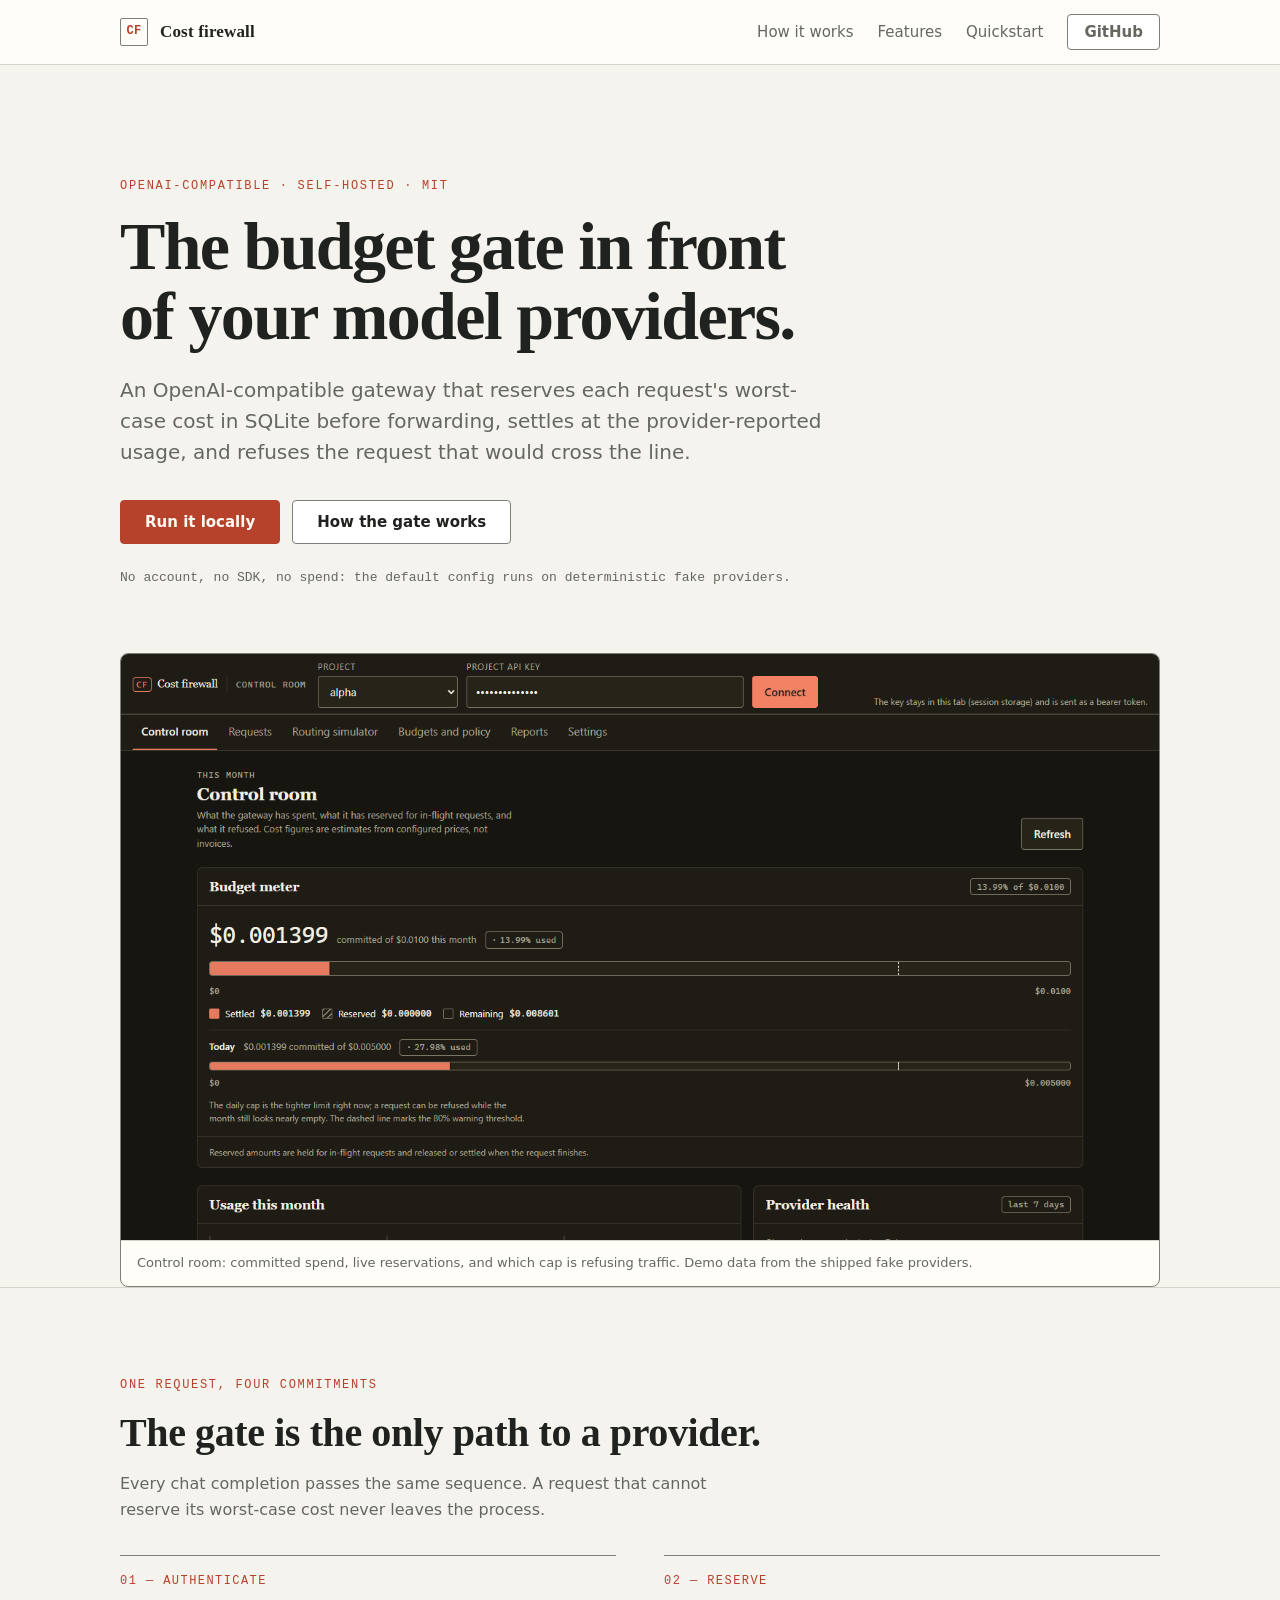
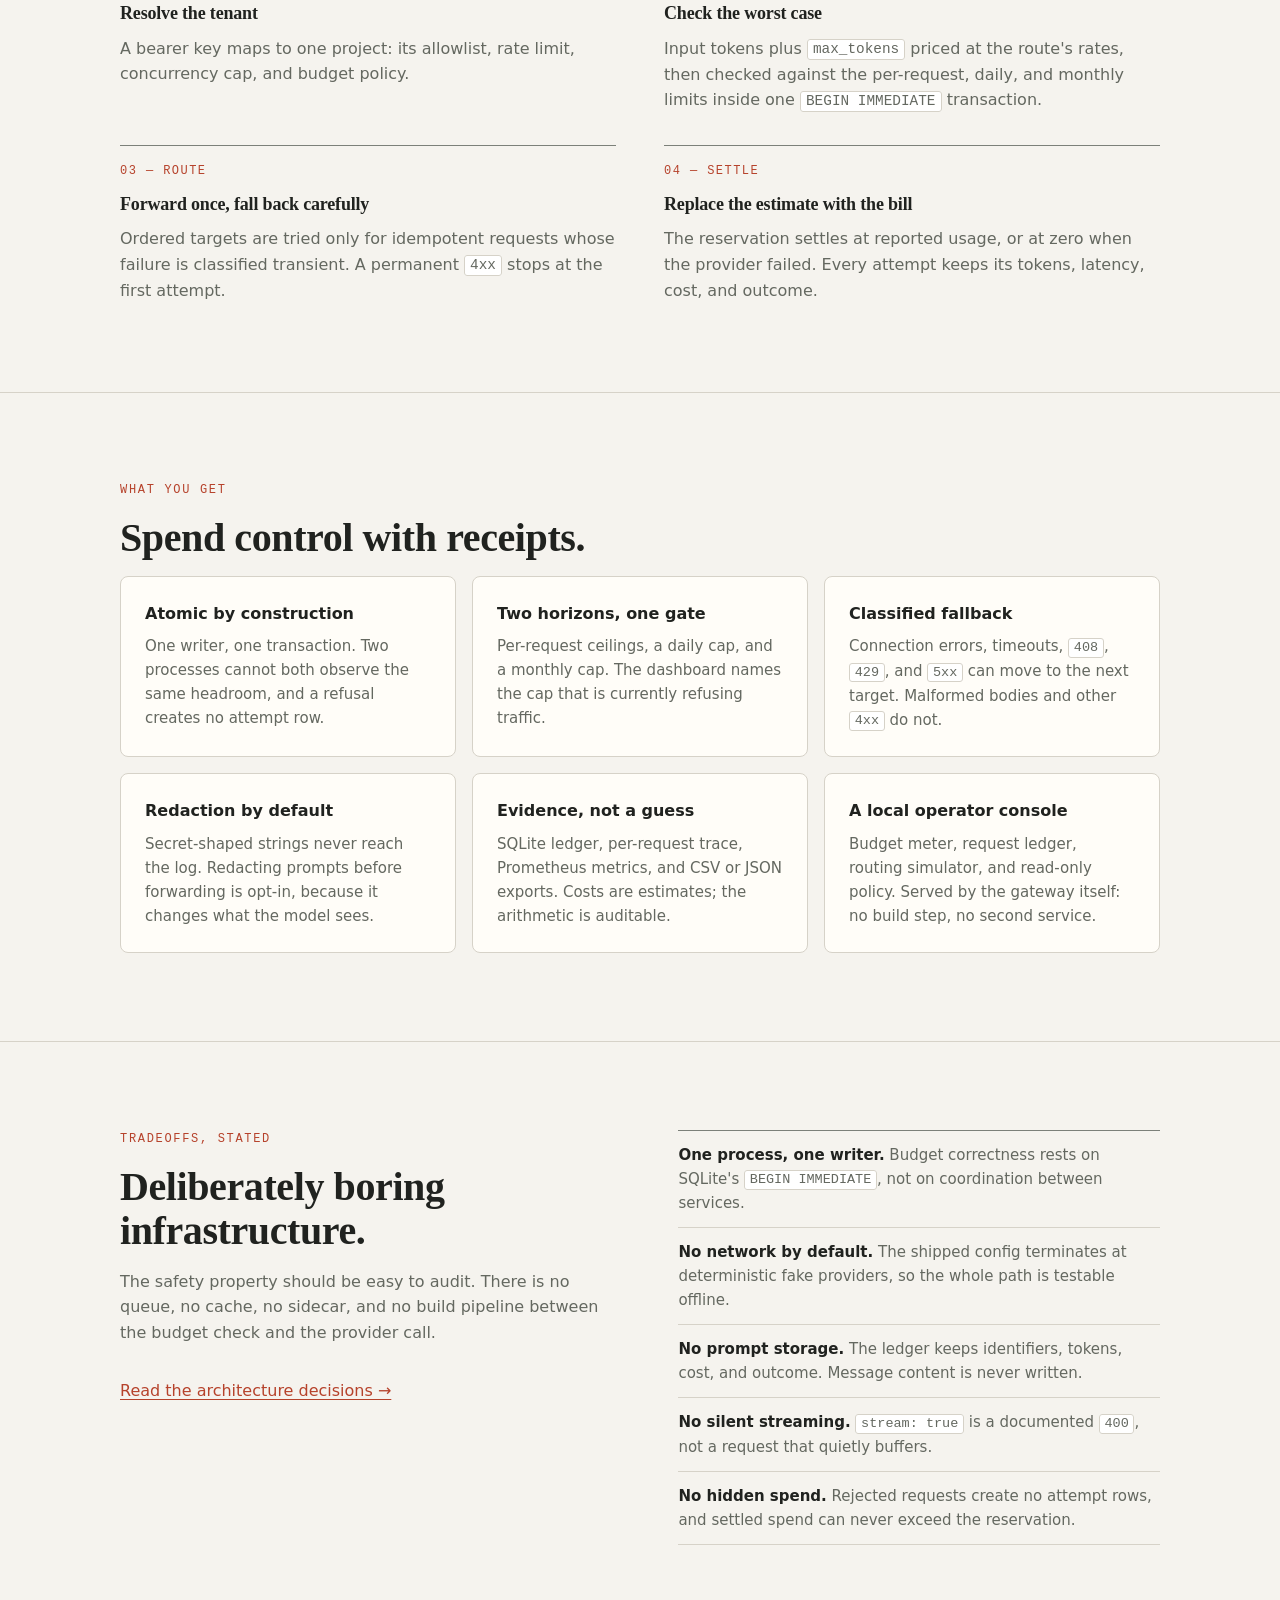
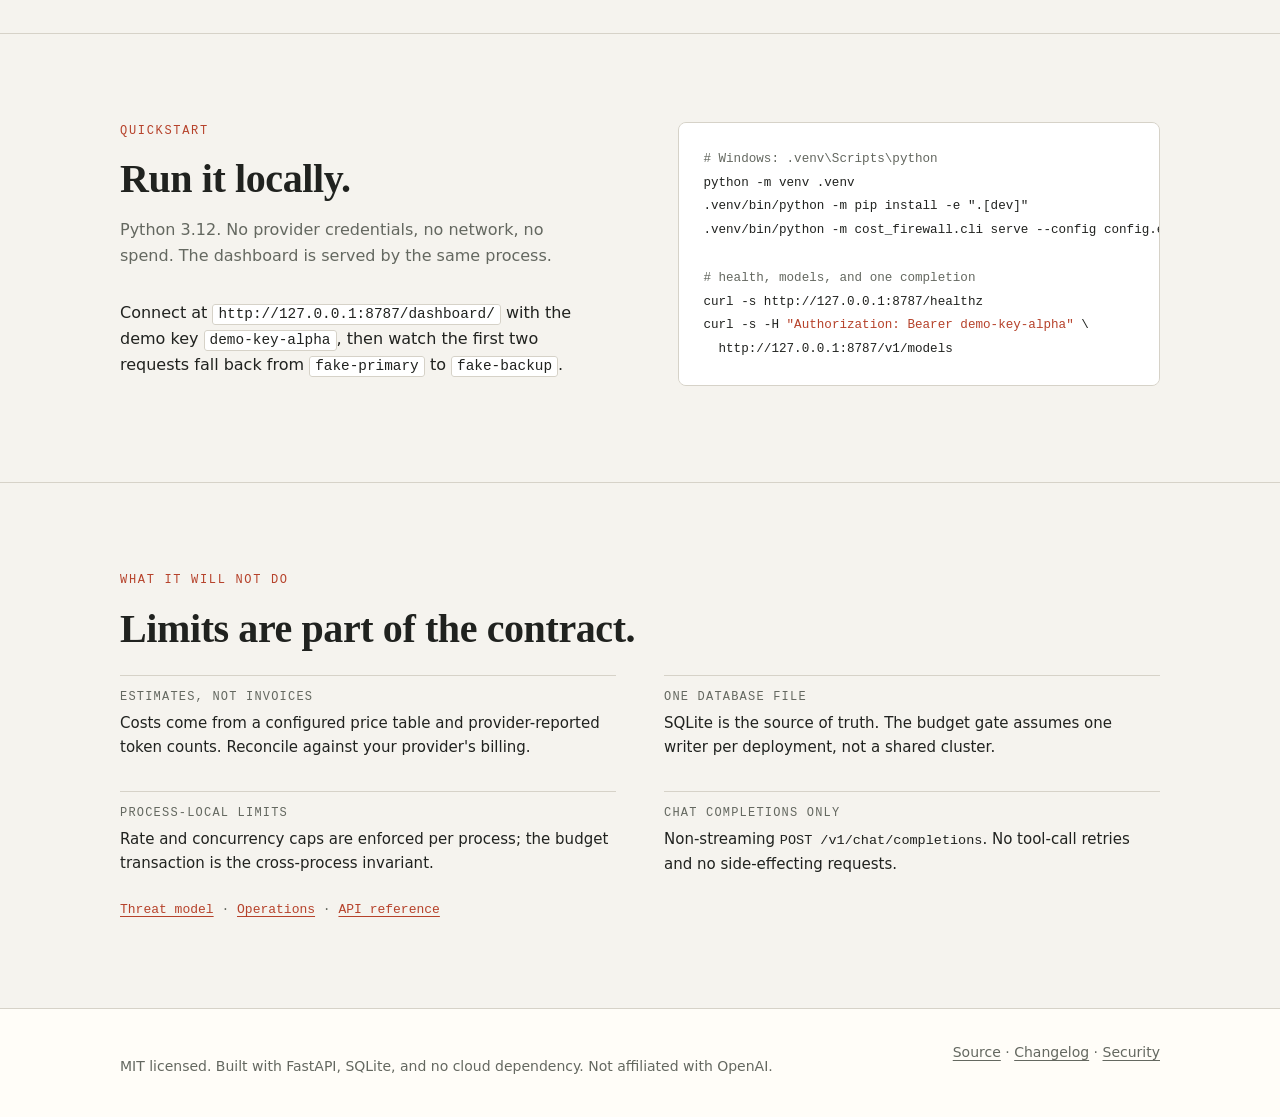
<file: site/index.html>
<!doctype html>
<html lang="en">
  <head>
    <meta charset="utf-8" />
    <meta name="viewport" content="width=device-width, initial-scale=1" />
    <title>AI Gateway Cost Firewall — enforce the budget before the provider call</title>
    <meta
      name="description"
      content="A self-hostable, OpenAI-compatible gateway that reserves each request's worst-case cost in SQLite, settles at reported usage, and refuses the request that would cross the cap."
    />
    <meta property="og:type" content="website" />
    <meta property="og:title" content="AI Gateway Cost Firewall" />
    <meta
      property="og:description"
      content="An OpenAI-compatible gateway with a hard budget gate in front of every provider call. Self-hosted, MIT, one SQLite file."
    />
    <meta
      property="og:image"
      content="https://r-bug-r.github.io/ai-gateway-cost-firewall/assets/control-room.png"
    />
    <meta name="twitter:card" content="summary_large_image" />
    <link rel="icon" href="favicon.svg" type="image/svg+xml" />
    <link rel="stylesheet" href="styles.css" />
  </head>
  <body>
    <a class="skip-link" href="#main">Skip to main content</a>

    <header class="site-header">
      <div class="wrap site-header__inner">
        <a class="brand" href="./">
          <span class="brand__mark" aria-hidden="true">CF</span>
          <span class="brand__name">Cost firewall</span>
        </a>
        <nav class="site-nav" aria-label="Primary">
          <a href="#how">How it works</a>
          <a href="#features">Features</a>
          <a href="#start">Quickstart</a>
          <a
            class="btn btn--small"
            href="https://github.com/r-bug-r/ai-gateway-cost-firewall"
            rel="noreferrer"
            >GitHub</a
          >
        </nav>
      </div>
    </header>

    <main id="main">
      <section class="hero">
        <div class="wrap">
          <p class="eyebrow">OpenAI-compatible · Self-hosted · MIT</p>
          <h1>The budget gate in front of your model providers.</h1>
          <p class="lede">
            An OpenAI-compatible gateway that reserves each request's worst-case cost in
            SQLite before forwarding, settles at the provider-reported usage, and refuses
            the request that would cross the line.
          </p>
          <div class="actions">
            <a
              class="btn btn--primary"
              href="https://github.com/r-bug-r/ai-gateway-cost-firewall#quickstart-zero-cost-no-network"
              rel="noreferrer"
              >Run it locally</a
            >
            <a
              class="btn"
              href="https://github.com/r-bug-r/ai-gateway-cost-firewall#how-the-budget-gate-works"
              rel="noreferrer"
              >How the gate works</a
            >
          </div>
          <p class="hero__note">
            No account, no SDK, no spend: the default config runs on deterministic fake
            providers.
          </p>
        </div>
      </section>

      <div class="wrap">
        <figure class="shot">
          <img
            src="assets/control-room.png"
            width="1424"
            height="805"
            alt="The control room dashboard: $0.001399 of a $0.0100 monthly budget committed, a $0.005000 daily budget, settled and reserved amounts, and remaining headroom against both caps."
          />
          <figcaption>
            Control room: committed spend, live reservations, and which cap is refusing
            traffic. Demo data from the shipped fake providers.
          </figcaption>
        </figure>
      </div>

      <section class="section" id="how">
        <div class="wrap">
          <p class="eyebrow">One request, four commitments</p>
          <h2>The gate is the only path to a provider.</h2>
          <p class="section__intro">
            Every chat completion passes the same sequence. A request that cannot reserve
            its worst-case cost never leaves the process.
          </p>
          <ol class="steps">
            <li>
              <span class="step-label">01 — AUTHENTICATE</span>
              <h3>Resolve the tenant</h3>
              <p>
                A bearer key maps to one project: its allowlist, rate limit, concurrency
                cap, and budget policy.
              </p>
            </li>
            <li>
              <span class="step-label">02 — RESERVE</span>
              <h3>Check the worst case</h3>
              <p>
                Input tokens plus <code>max_tokens</code> priced at the route's rates, then
                checked against the per-request, daily, and monthly limits inside one
                <code>BEGIN IMMEDIATE</code> transaction.
              </p>
            </li>
            <li>
              <span class="step-label">03 — ROUTE</span>
              <h3>Forward once, fall back carefully</h3>
              <p>
                Ordered targets are tried only for idempotent requests whose failure is
                classified transient. A permanent <code>4xx</code> stops at the first
                attempt.
              </p>
            </li>
            <li>
              <span class="step-label">04 — SETTLE</span>
              <h3>Replace the estimate with the bill</h3>
              <p>
                The reservation settles at reported usage, or at zero when the provider
                failed. Every attempt keeps its tokens, latency, cost, and outcome.
              </p>
            </li>
          </ol>
        </div>
      </section>

      <section class="section" id="features">
        <div class="wrap">
          <p class="eyebrow">What you get</p>
          <h2>Spend control with receipts.</h2>
          <div class="cards">
            <article class="card">
              <h3>Atomic by construction</h3>
              <p>
                One writer, one transaction. Two processes cannot both observe the same
                headroom, and a refusal creates no attempt row.
              </p>
            </article>
            <article class="card">
              <h3>Two horizons, one gate</h3>
              <p>
                Per-request ceilings, a daily cap, and a monthly cap. The dashboard names
                the cap that is currently refusing traffic.
              </p>
            </article>
            <article class="card">
              <h3>Classified fallback</h3>
              <p>
                Connection errors, timeouts, <code>408</code>, <code>429</code>, and
                <code>5xx</code> can move to the next target. Malformed bodies and other
                <code>4xx</code> do not.
              </p>
            </article>
            <article class="card">
              <h3>Redaction by default</h3>
              <p>
                Secret-shaped strings never reach the log. Redacting prompts before
                forwarding is opt-in, because it changes what the model sees.
              </p>
            </article>
            <article class="card">
              <h3>Evidence, not a guess</h3>
              <p>
                SQLite ledger, per-request trace, Prometheus metrics, and CSV or JSON
                exports. Costs are estimates; the arithmetic is auditable.
              </p>
            </article>
            <article class="card">
              <h3>A local operator console</h3>
              <p>
                Budget meter, request ledger, routing simulator, and read-only policy.
                Served by the gateway itself: no build step, no second service.
              </p>
            </article>
          </div>
        </div>
      </section>

      <section class="section">
        <div class="wrap split">
          <div>
            <p class="eyebrow">Tradeoffs, stated</p>
            <h2>Deliberately boring infrastructure.</h2>
            <p class="section__intro">
              The safety property should be easy to audit. There is no queue, no cache, no
              sidecar, and no build pipeline between the budget check and the provider
              call.
            </p>
            <p>
              <a
                href="https://github.com/r-bug-r/ai-gateway-cost-firewall/tree/main/decisions"
                rel="noreferrer"
                >Read the architecture decisions →</a
              >
            </p>
          </div>
          <ul class="plain-list">
            <li>
              <strong>One process, one writer.</strong> Budget correctness rests on SQLite's
              <code>BEGIN IMMEDIATE</code>, not on coordination between services.
            </li>
            <li>
              <strong>No network by default.</strong> The shipped config terminates at
              deterministic fake providers, so the whole path is testable offline.
            </li>
            <li>
              <strong>No prompt storage.</strong> The ledger keeps identifiers, tokens,
              cost, and outcome. Message content is never written.
            </li>
            <li>
              <strong>No silent streaming.</strong> <code>stream: true</code> is a
              documented <code>400</code>, not a request that quietly buffers.
            </li>
            <li>
              <strong>No hidden spend.</strong> Rejected requests create no attempt rows,
              and settled spend can never exceed the reservation.
            </li>
          </ul>
        </div>
      </section>

      <section class="section" id="start">
        <div class="wrap split">
          <div>
            <p class="eyebrow">Quickstart</p>
            <h2>Run it locally.</h2>
            <p class="section__intro">
              Python 3.12. No provider credentials, no network, no spend. The dashboard is
              served by the same process.
            </p>
            <p>
              Connect at <code>http://127.0.0.1:8787/dashboard/</code> with the demo key
              <code>demo-key-alpha</code>, then watch the first two requests fall back from
              <code>fake-primary</code> to <code>fake-backup</code>.
            </p>
          </div>
          <div>
            <pre><code><span class="comment"># Windows: .venv\Scripts\python</span>
python -m venv .venv
.venv/bin/python -m pip install -e ".[dev]"
.venv/bin/python -m cost_firewall.cli serve --config config.example.toml

<span class="comment"># health, models, and one completion</span>
curl -s http://127.0.0.1:8787/healthz
curl -s -H <span class="accent">"Authorization: Bearer demo-key-alpha"</span> \
  http://127.0.0.1:8787/v1/models</code></pre>
          </div>
        </div>
      </section>

      <section class="section">
        <div class="wrap">
          <p class="eyebrow">What it will not do</p>
          <h2>Limits are part of the contract.</h2>
          <dl class="limits">
            <div>
              <dt>Estimates, not invoices</dt>
              <dd>
                Costs come from a configured price table and provider-reported token
                counts. Reconcile against your provider's billing.
              </dd>
            </div>
            <div>
              <dt>One database file</dt>
              <dd>
                SQLite is the source of truth. The budget gate assumes one writer per
                deployment, not a shared cluster.
              </dd>
            </div>
            <div>
              <dt>Process-local limits</dt>
              <dd>
                Rate and concurrency caps are enforced per process; the budget transaction
                is the cross-process invariant.
              </dd>
            </div>
            <div>
              <dt>Chat completions only</dt>
              <dd>
                Non-streaming <code>POST /v1/chat/completions</code>. No tool-call retries
                and no side-effecting requests.
              </dd>
            </div>
          </dl>
          <p class="hero__note">
            <a
              href="https://github.com/r-bug-r/ai-gateway-cost-firewall/blob/main/docs/threat-model.md"
              rel="noreferrer"
              >Threat model</a
            >
            ·
            <a
              href="https://github.com/r-bug-r/ai-gateway-cost-firewall/blob/main/docs/operations.md"
              rel="noreferrer"
              >Operations</a
            >
            ·
            <a
              href="https://github.com/r-bug-r/ai-gateway-cost-firewall/blob/main/docs/api.md"
              rel="noreferrer"
              >API reference</a
            >
          </p>
        </div>
      </section>
    </main>

    <footer class="site-footer">
      <div class="wrap site-footer__inner">
        <p>
          MIT licensed. Built with FastAPI, SQLite, and no cloud dependency. Not affiliated
          with OpenAI.
        </p>
        <nav aria-label="Footer">
          <a href="https://github.com/r-bug-r/ai-gateway-cost-firewall" rel="noreferrer"
            >Source</a
          >
          ·
          <a
            href="https://github.com/r-bug-r/ai-gateway-cost-firewall/blob/main/CHANGELOG.md"
            rel="noreferrer"
            >Changelog</a
          >
          ·
          <a
            href="https://github.com/r-bug-r/ai-gateway-cost-firewall/blob/main/SECURITY.md"
            rel="noreferrer"
            >Security</a
          >
        </nav>
      </div>
    </footer>
  </body>
</html>
</file>
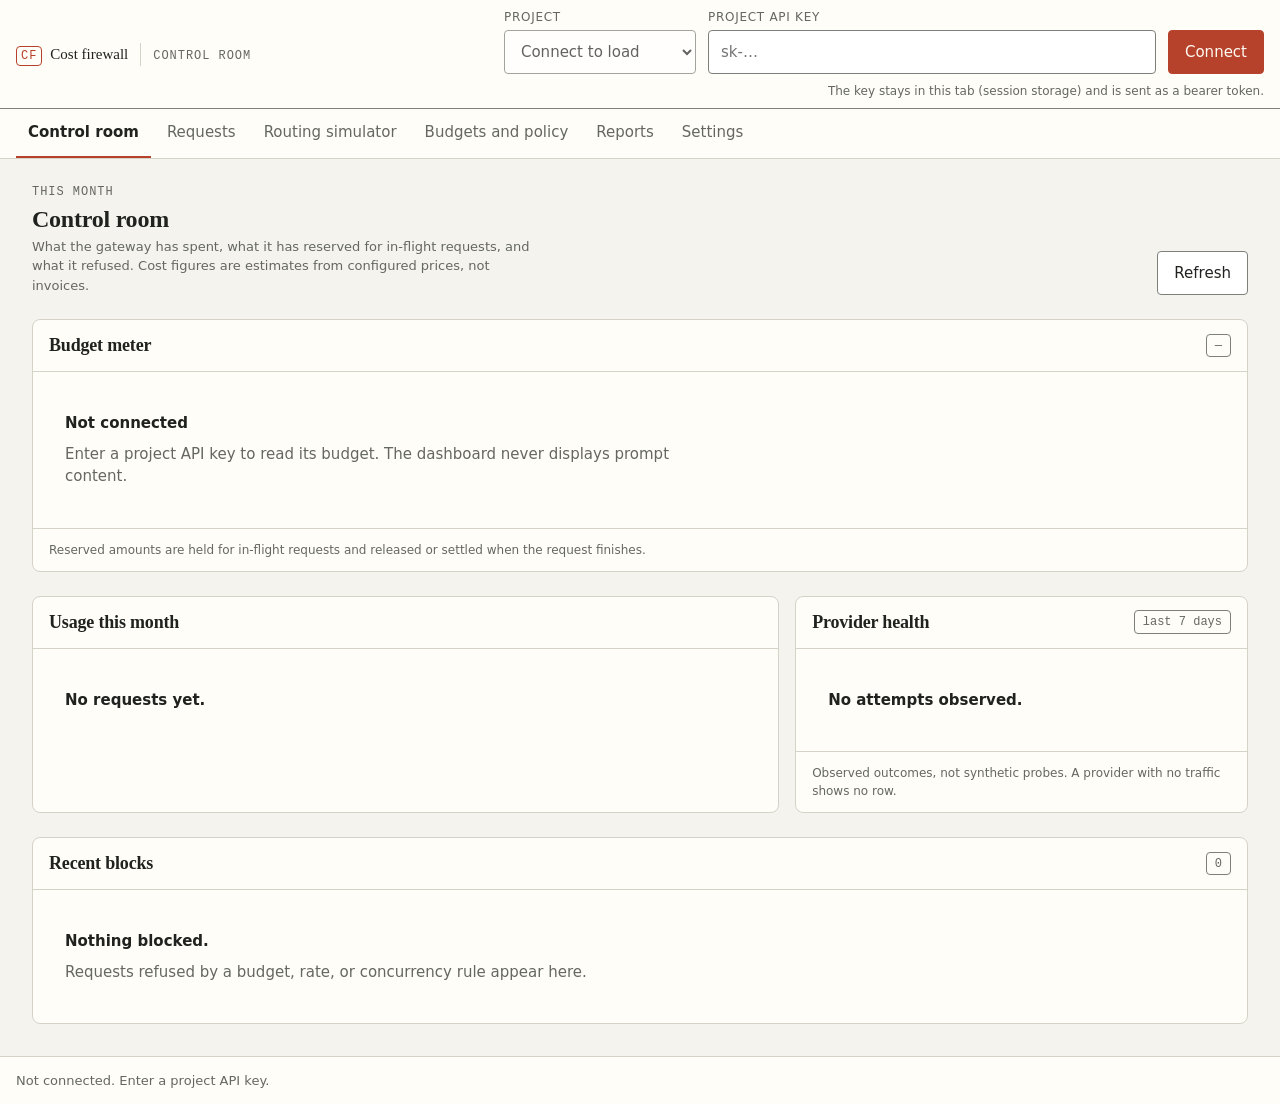
<file: src/cost_firewall/dashboard/index.html>
<!doctype html>
<html lang="en">
  <head>
    <meta charset="utf-8" />
    <meta name="viewport" content="width=device-width, initial-scale=1" />
    <title>Cost firewall control room</title>
    <meta
      name="description"
      content="Local operator dashboard for the AI Gateway Cost Firewall: budgets, routing decisions, and the request ledger."
    />
    <link rel="stylesheet" href="./app.css" />
  </head>
  <body>
    <a class="skip-link" href="#main">Skip to main content</a>

    <div class="shell">
      <header class="shell__header">
        <div class="brand">
          <span class="brand__mark" aria-hidden="true">CF</span>
          <span class="brand__name">Cost firewall</span>
          <span class="brand__rule" aria-hidden="true"></span>
          <span class="eyebrow">control room</span>
        </div>

        <div class="conn">
          <div class="field field--project">
            <label class="field__label" for="project-select">Project</label>
            <select id="project-select" disabled>
              <option value="">Connect to load</option>
            </select>
          </div>
          <div class="field field--key">
            <label class="field__label" for="api-key">Project API key</label>
            <input
              id="api-key"
              type="password"
              autocomplete="off"
              spellcheck="false"
              aria-describedby="api-key-hint"
              placeholder="sk-…"
            />
          </div>
          <button class="btn btn--primary" id="connect" type="button">Connect</button>
          <p class="conn__note" id="api-key-hint">
            The key stays in this tab (session storage) and is sent as a bearer token.
          </p>
        </div>
      </header>

      <nav class="shell__nav" aria-label="Sections">
        <ul class="tabs" role="tablist" aria-label="Dashboard sections">
          <li role="presentation">
            <button
              class="tab"
              role="tab"
              id="tab-control"
              aria-controls="view-control"
              aria-selected="true"
              type="button"
            >
              Control room
            </button>
          </li>
          <li role="presentation">
            <button
              class="tab"
              role="tab"
              id="tab-requests"
              aria-controls="view-requests"
              aria-selected="false"
              tabindex="-1"
              type="button"
            >
              Requests
            </button>
          </li>
          <li role="presentation">
            <button
              class="tab"
              role="tab"
              id="tab-simulator"
              aria-controls="view-simulator"
              aria-selected="false"
              tabindex="-1"
              type="button"
            >
              Routing simulator
            </button>
          </li>
          <li role="presentation">
            <button
              class="tab"
              role="tab"
              id="tab-policy"
              aria-controls="view-policy"
              aria-selected="false"
              tabindex="-1"
              type="button"
            >
              Budgets and policy
            </button>
          </li>
          <li role="presentation">
            <button
              class="tab"
              role="tab"
              id="tab-reports"
              aria-controls="view-reports"
              aria-selected="false"
              tabindex="-1"
              type="button"
            >
              Reports
            </button>
          </li>
          <li role="presentation">
            <button
              class="tab"
              role="tab"
              id="tab-settings"
              aria-controls="view-settings"
              aria-selected="false"
              tabindex="-1"
              type="button"
            >
              Settings
            </button>
          </li>
        </ul>
      </nav>

      <main class="shell__main" id="main" tabindex="-1">
        <!-- ------------------------------------------------------ control room -->
        <section
          class="view"
          id="view-control"
          role="tabpanel"
          aria-labelledby="tab-control"
        >
          <div class="page-header">
            <div>
              <p class="eyebrow">This month</p>
              <h1>Control room</h1>
              <p class="page-header__lede">
                What the gateway has spent, what it has reserved for in-flight requests, and
                what it refused. Cost figures are estimates from configured prices, not
                invoices.
              </p>
            </div>
            <button class="btn" id="refresh-control" type="button">Refresh</button>
          </div>

          <section class="panel" aria-labelledby="budget-heading">
            <div class="panel__head">
              <h2 id="budget-heading">Budget meter</h2>
              <span class="badge badge--neutral" id="budget-period">—</span>
            </div>
            <div class="panel__body">
              <div id="budget-body">
                <div class="state">
                  <p class="state__title">Not connected</p>
                  <p>
                    Enter a project API key to read its budget. The dashboard never displays
                    prompt content.
                  </p>
                </div>
              </div>
            </div>
            <div class="panel__foot">
              Reserved amounts are held for in-flight requests and released or settled when
              the request finishes.
            </div>
          </section>

          <div class="grid grid--split">
            <section class="panel" aria-labelledby="activity-heading">
              <div class="panel__head">
                <h2 id="activity-heading">Usage this month</h2>
              </div>
              <div class="panel__body" id="activity-body">
                <div class="state"><p class="state__title">No requests yet.</p></div>
              </div>
            </section>

            <section class="panel" aria-labelledby="providers-heading">
              <div class="panel__head">
                <h2 id="providers-heading">Provider health</h2>
                <span class="badge badge--neutral">last 7 days</span>
              </div>
              <div class="panel__body" id="providers-body">
                <div class="state"><p class="state__title">No attempts observed.</p></div>
              </div>
              <div class="panel__foot">
                Observed outcomes, not synthetic probes. A provider with no traffic shows no
                row.
              </div>
            </section>
          </div>

          <section class="panel" aria-labelledby="blocks-heading">
            <div class="panel__head">
              <h2 id="blocks-heading">Recent blocks</h2>
              <span class="badge badge--neutral" id="blocks-count">0</span>
            </div>
            <div class="panel__body" id="blocks-body">
              <div class="state">
                <p class="state__title">Nothing blocked.</p>
                <p>Requests refused by a budget, rate, or concurrency rule appear here.</p>
              </div>
            </div>
          </section>
        </section>

        <!-- --------------------------------------------------------- requests -->
        <section
          class="view"
          id="view-requests"
          role="tabpanel"
          aria-labelledby="tab-requests"
          hidden
        >
          <div class="page-header">
            <div>
              <p class="eyebrow">Ledger</p>
              <h1>Requests</h1>
              <p class="page-header__lede">
                Metadata only: identifiers, routing, cost, and outcome. Message content is not
                stored, so it cannot be shown here.
              </p>
            </div>
            <button class="btn" id="refresh-requests" type="button">Refresh</button>
          </div>

          <div class="panel">
            <div class="panel__body">
              <div class="filters">
                <div class="field">
                  <label class="field__label" for="req-search">Search</label>
                  <input
                    id="req-search"
                    type="search"
                    placeholder="request id, model, provider"
                    autocomplete="off"
                  />
                </div>
                <div class="field">
                  <label class="field__label" for="req-status">Status</label>
                  <select id="req-status">
                    <option value="">Any outcome</option>
                    <option value="blocked">blocked</option>
                    <option value="settled">settled</option>
                    <option value="failed">failed</option>
                    <option value="released">released</option>
                    <option value="reserved">reserved</option>
                  </select>
                </div>
                <div class="field">
                  <label class="field__label" for="req-limit">Rows</label>
                  <select id="req-limit">
                    <option value="25">25</option>
                    <option value="50" selected>50</option>
                    <option value="200">200</option>
                  </select>
                </div>
              </div>
            </div>
          </div>

          <section class="panel" aria-labelledby="req-table-heading">
            <div class="panel__head">
              <h2 id="req-table-heading">Request ledger</h2>
              <span class="badge badge--neutral" id="req-count">0 rows</span>
            </div>
            <div class="panel__body">
              <div id="req-body">
                <div class="state"><p class="state__title">Connect to read the ledger.</p></div>
              </div>
            </div>
          </section>
        </section>

        <!-- -------------------------------------------------------- simulator -->
        <section
          class="view"
          id="view-simulator"
          role="tabpanel"
          aria-labelledby="tab-simulator"
          hidden
        >
          <div class="page-header">
            <div>
              <p class="eyebrow">Dry run</p>
              <h1>Routing simulator</h1>
              <p class="page-header__lede">
                Ask the gateway what it would do, without spending anything. The decision is
                computed from the same code path a live request uses.
              </p>
            </div>
          </div>

          <div class="grid grid--split">
            <section class="panel" aria-labelledby="sim-form-heading">
              <div class="panel__head">
                <h2 id="sim-form-heading">Request shape</h2>
              </div>
              <div class="panel__body">
                <form id="sim-form" novalidate>
                  <div class="form-grid">
                    <div class="field">
                      <label class="field__label" for="sim-model">Model</label>
                      <input id="sim-model" name="model" list="model-options" required />
                      <datalist id="model-options"></datalist>
                      <span class="field__error" id="sim-model-error" hidden></span>
                    </div>
                    <div class="field">
                      <label class="field__label" for="sim-max-tokens">Max output tokens</label>
                      <input
                        id="sim-max-tokens"
                        name="max_tokens"
                        type="number"
                        min="1"
                        max="4096"
                        value="256"
                        inputmode="numeric"
                      />
                      <span class="field__error" id="sim-max-tokens-error" hidden></span>
                    </div>
                    <div class="field">
                      <label class="field__label" for="sim-messages">Messages</label>
                      <input
                        id="sim-messages"
                        name="messages"
                        type="number"
                        min="1"
                        max="64"
                        value="1"
                        inputmode="numeric"
                      />
                      <span class="field__hint">Used only to estimate input tokens.</span>
                    </div>
                    <div class="field">
                      <label class="field__label" for="sim-idempotent">Idempotency</label>
                      <select id="sim-idempotent" name="idempotent">
                        <option value="false">Off — a retry may bill twice</option>
                        <option value="true">On — replays reuse the reservation</option>
                      </select>
                    </div>
                    <div class="field field--wide">
                      <label class="field__label" for="sim-content">Placeholder prompt</label>
                      <textarea id="sim-content" name="content" rows="3"
                        >Summarize the incident report.</textarea
                      >
                      <span class="field__hint"
                        >Only its length matters. It is not sent upstream.</span
                      >
                    </div>
                  </div>
                  <div class="form-actions">
                    <button class="btn btn--primary" type="submit" id="sim-submit">
                      Simulate routing
                    </button>
                    <button class="btn" type="reset" id="sim-reset">Reset</button>
                  </div>
                </form>
              </div>
            </section>

            <section class="panel" aria-labelledby="sim-result-heading">
              <div class="panel__head">
                <h2 id="sim-result-heading">Decision</h2>
                <span class="badge badge--neutral" id="sim-state">idle</span>
              </div>
              <div class="panel__body" id="sim-result-body">
                <div class="state">
                  <p class="state__title">No simulation yet.</p>
                  <p>Submit the form to see the route, cost estimate, and blocking reason.</p>
                </div>
              </div>
              <div class="panel__foot">
                <button class="btn btn--quiet" id="sim-copy" type="button" disabled>
                  Copy decision JSON
                </button>
              </div>
            </section>
          </div>
        </section>

        <!-- ----------------------------------------------------------- policy -->
        <section
          class="view"
          id="view-policy"
          role="tabpanel"
          aria-labelledby="tab-policy"
          hidden
        >
          <div class="page-header">
            <div>
              <p class="eyebrow">Enforced from config.toml</p>
              <h1>Budgets and policy</h1>
              <p class="page-header__lede">
                These values are read from the gateway configuration file. Editing them here
                is intentionally unsupported: the file is the single source of truth, and a
                restart would silently discard anything the dashboard wrote.
              </p>
            </div>
          </div>

          <div class="callout" role="note">
            <p class="callout__title">To change a policy</p>
            <p>
              Edit the project table in the configuration file, then restart the gateway. The
              ledger keeps its history; only the limits change.
            </p>
          </div>

          <section class="panel" aria-labelledby="policy-heading">
            <div class="panel__head">
              <h2 id="policy-heading">Effective policy</h2>
            </div>
            <div class="panel__body" id="policy-body">
              <div class="state"><p class="state__title">Connect to read policy.</p></div>
            </div>
          </section>

          <section class="panel" aria-labelledby="routes-heading">
            <div class="panel__head">
              <h2 id="routes-heading">Routes and prices</h2>
              <span class="badge badge--neutral">per 1M tokens</span>
            </div>
            <div class="panel__body" id="routes-body">
              <div class="state"><p class="state__title">Connect to read routes.</p></div>
            </div>
            <div class="panel__foot">
              Fallback order is the row order: the first target is attempted first, later
              targets only after a transient failure.
            </div>
          </section>
        </section>

        <!-- ---------------------------------------------------------- reports -->
        <section
          class="view"
          id="view-reports"
          role="tabpanel"
          aria-labelledby="tab-reports"
          hidden
        >
          <div class="page-header">
            <div>
              <p class="eyebrow">Reconciliation</p>
              <h1>Reports</h1>
              <p class="page-header__lede">
                Exports aggregate settled usage for the selected window. A report is
                reconciled when every settled request equals the sum of its successful
                attempts.
              </p>
            </div>
          </div>

          <div class="panel">
            <div class="panel__body">
              <div class="filters">
                <div class="field">
                  <label class="field__label" for="report-days">Window</label>
                  <select id="report-days">
                    <option value="7">Last 7 days</option>
                    <option value="30" selected>Last 30 days</option>
                    <option value="90">Last 90 days</option>
                    <option value="366">Last 366 days</option>
                    <option value="">All time</option>
                  </select>
                </div>
                <div class="field field--actions">
                  <span class="field__label">Export</span>
                  <div class="form-actions">
                    <button class="btn" id="export-json" type="button">JSON</button>
                    <button class="btn" id="export-csv" type="button">CSV</button>
                  </div>
                </div>
              </div>
            </div>
          </div>

          <section class="panel" aria-labelledby="report-heading">
            <div class="panel__head">
              <h2 id="report-heading">Usage summary</h2>
              <span class="badge badge--neutral" id="report-reconciled">—</span>
            </div>
            <div class="panel__body" id="report-body">
              <div class="state"><p class="state__title">Connect to build a report.</p></div>
            </div>
          </section>
        </section>

        <!-- --------------------------------------------------------- settings -->
        <section
          class="view"
          id="view-settings"
          role="tabpanel"
          aria-labelledby="tab-settings"
          hidden
        >
          <div class="page-header">
            <div>
              <p class="eyebrow">Boundaries</p>
              <h1>Settings</h1>
              <p class="page-header__lede">
                What this deployment does with your data, and what it deliberately does not
                do. Read-only: these come from the configuration file and the running build.
              </p>
            </div>
          </div>

          <section class="panel" aria-labelledby="settings-heading">
            <div class="panel__head">
              <h2 id="settings-heading">Retention and redaction</h2>
            </div>
            <div class="panel__body" id="settings-body">
              <div class="state"><p class="state__title">Connect to read settings.</p></div>
            </div>
          </section>

          <section class="panel" aria-labelledby="local-heading">
            <div class="panel__head">
              <h2 id="local-heading">Local-only mode</h2>
            </div>
            <div class="panel__body">
              <dl class="dl">
                <dt>Dashboard assets</dt>
                <dd>Served by this gateway process. No external script, font, or image.</dd>
                <dt>API key storage</dt>
                <dd>
                  The key you type stays in this tab's session storage and is discarded when
                  the tab closes. The dashboard shell itself is served without credentials and
                  contains no data.
                </dd>
                <dt>Prompt content</dt>
                <dd>
                  Never written to the ledger. The request list and detail view show metadata
                  only, so there is no reveal control to get wrong.
                </dd>
                <dt>Provider keys</dt>
                <dd>
                  Read from environment variables by the gateway process; they are not exposed
                  by any endpoint.
                </dd>
              </dl>
            </div>
          </section>
        </section>
      </main>

      <div
        class="status"
        id="status"
        role="status"
        aria-live="polite"
        aria-atomic="true"
        data-tone="neutral"
      >
        <span class="status__text" id="status-text">Not connected. Enter a project API key.</span>
      </div>
    </div>

    <div class="toast" id="toast" role="status" aria-live="polite" hidden></div>

    <dialog id="request-dialog" aria-labelledby="request-dialog-title">
      <div class="dialog__head">
        <div>
          <p class="eyebrow">Request detail</p>
          <h2 class="dialog__title" id="request-dialog-title">—</h2>
        </div>
        <button class="btn btn--quiet" id="request-dialog-close" type="button">Close</button>
      </div>
      <!-- Scrollable by design; a focusable, named region keeps the overflow
           reachable from the keyboard instead of pointer-scroll only. -->
      <div
        class="dialog__body"
        id="request-dialog-body"
        role="region"
        aria-label="Request detail"
        tabindex="0"
      ></div>
    </dialog>

    <script src="./app.js" type="module"></script>
  </body>
</html>
</file>
<file: site/styles.css>
/*
 * Landing page tokens mirror src/cost_firewall/dashboard/tokens.css.
 * Contrast for every pair used here is recorded in docs/design-tokens.md.
 */

:root {
  color-scheme: light dark;

  --color-canvas: #f5f3ee;
  --color-surface: #fffdf8;
  --color-surface-raised: #ffffff;
  --color-ink: #20221f;
  --color-ink-muted: #646860;
  --color-border: #d6d2c8;
  --color-border-strong: #7c8079;
  --color-accent: #b6422b;
  --color-accent-ink: #fffaf2;
  --color-success: #356b4b;
  --color-danger: #a72f2f;

  --space-1: 0.25rem;
  --space-2: 0.5rem;
  --space-3: 0.75rem;
  --space-4: 1rem;
  --space-6: 1.5rem;
  --space-8: 2rem;
  --space-12: 3rem;

  --radius-control: 0.25rem;
  --radius-panel: 0.5rem;
  --focus-ring: 0 0 0 3px var(--color-canvas), 0 0 0 5px var(--color-accent);
  --line: 1px solid var(--color-border);
  --line-strong: 1px solid var(--color-border-strong);

  --font-ui: ui-sans-serif, system-ui, -apple-system, "Segoe UI", Roboto, Arial, sans-serif;
  --font-data: ui-monospace, SFMono-Regular, "Cascadia Mono", Menlo, Consolas, monospace;
  --font-display: ui-serif, Georgia, "Times New Roman", serif;
  --measure: 68rem;
}

@media (prefers-color-scheme: dark) {
  :root {
    --color-canvas: #17150f;
    --color-surface: #1e1c15;
    --color-surface-raised: #262319;
    --color-ink: #f2efe4;
    --color-ink-muted: #a9a596;
    --color-border: #3a372c;
    --color-border-strong: #7a7666;
    --color-accent: #e57a5e;
    --color-accent-ink: #1a1712;
    --color-success: #7fbf93;
    --color-danger: #e78d84;
  }
}

*,
*::before,
*::after {
  box-sizing: border-box;
}

html {
  background: var(--color-canvas);
}

body {
  margin: 0;
  color: var(--color-ink);
  background: var(--color-canvas);
  font-family: var(--font-ui);
  font-size: 1rem;
  line-height: 1.6;
  -webkit-font-smoothing: antialiased;
}

a {
  color: var(--color-accent);
  text-decoration-thickness: 1px;
  text-underline-offset: 0.2em;
}

a:hover {
  text-decoration-thickness: 2px;
}

:focus-visible {
  outline: none;
  box-shadow: var(--focus-ring);
}

.skip-link {
  position: absolute;
  left: -9999px;
  top: var(--space-2);
  padding: var(--space-3) var(--space-4);
  background: var(--color-surface-raised);
  border: var(--line-strong);
  border-radius: var(--radius-control);
  z-index: 10;
}

.skip-link:focus {
  left: var(--space-4);
}

.wrap {
  max-width: var(--measure);
  margin: 0 auto;
  padding: 0 var(--space-6);
}

/* Header ------------------------------------------------------------- */

.site-header {
  border-bottom: var(--line);
  background: var(--color-surface);
}

.site-header__inner {
  display: flex;
  align-items: center;
  justify-content: space-between;
  gap: var(--space-4);
  min-height: 4rem;
  flex-wrap: wrap;
  padding-top: var(--space-3);
  padding-bottom: var(--space-3);
}

.brand {
  display: inline-flex;
  align-items: center;
  gap: var(--space-3);
  color: var(--color-ink);
  text-decoration: none;
}

.brand__mark {
  display: inline-grid;
  place-items: center;
  width: 1.75rem;
  height: 1.75rem;
  border: var(--line-strong);
  border-radius: 0.125rem;
  color: var(--color-accent);
  font-family: var(--font-data);
  font-size: 0.75rem;
  font-weight: 700;
  letter-spacing: 0.02em;
}

.brand__name {
  font-family: var(--font-display);
  font-size: 1.0625rem;
  font-weight: 600;
  letter-spacing: 0.01em;
}

.site-nav {
  display: flex;
  align-items: center;
  gap: var(--space-6);
  flex-wrap: wrap;
}

.site-nav a {
  color: var(--color-ink-muted);
  text-decoration: none;
  font-size: 0.9375rem;
}

.site-nav a:hover {
  color: var(--color-ink);
  text-decoration: underline;
}

/* Type --------------------------------------------------------------- */

.eyebrow {
  margin: 0 0 var(--space-4);
  color: var(--color-accent);
  font-family: var(--font-data);
  font-size: 0.75rem;
  letter-spacing: 0.14em;
  text-transform: uppercase;
}

h1,
h2,
h3 {
  font-family: var(--font-display);
  font-weight: 600;
  letter-spacing: -0.01em;
  text-wrap: balance;
}

h1 {
  margin: 0;
  font-size: clamp(2.5rem, 6vw, 4.25rem);
  line-height: 1.02;
  letter-spacing: -0.025em;
}

h2 {
  margin: 0 0 var(--space-4);
  font-size: clamp(1.75rem, 3.5vw, 2.5rem);
  line-height: 1.1;
}

h3 {
  margin: 0 0 var(--space-2);
  font-size: 1.125rem;
}

.lede {
  max-width: 44rem;
  margin: var(--space-6) 0 0;
  color: var(--color-ink-muted);
  font-size: clamp(1.0625rem, 1.6vw, 1.25rem);
  line-height: 1.55;
}

.section {
  padding: clamp(3rem, 7vw, 5.5rem) 0;
  border-top: var(--line);
}

.section__intro {
  max-width: 40rem;
  margin: 0 0 var(--space-8);
  color: var(--color-ink-muted);
}

/* Hero --------------------------------------------------------------- */

.hero {
  padding: clamp(3.5rem, 9vw, 7rem) 0 clamp(2.5rem, 5vw, 4rem);
}

.hero__note {
  margin: var(--space-6) 0 0;
  color: var(--color-ink-muted);
  font-family: var(--font-data);
  font-size: 0.8125rem;
}

.actions {
  display: flex;
  flex-wrap: wrap;
  gap: var(--space-3);
  margin-top: var(--space-8);
}

.btn {
  display: inline-flex;
  align-items: center;
  justify-content: center;
  min-height: 2.75rem;
  padding: 0 var(--space-6);
  border: var(--line-strong);
  border-radius: var(--radius-control);
  background: var(--color-surface-raised);
  color: var(--color-ink);
  font-family: var(--font-ui);
  font-size: 0.9375rem;
  font-weight: 600;
  text-decoration: none;
  cursor: pointer;
}

.btn:hover {
  border-color: var(--color-accent);
  color: var(--color-accent);
}

.btn--primary {
  border-color: var(--color-accent);
  background: var(--color-accent);
  color: var(--color-accent-ink);
}

.btn--primary:hover {
  background: var(--color-accent);
  color: var(--color-accent-ink);
  filter: brightness(1.05);
}

.btn--small {
  min-height: 2.25rem;
  padding: 0 var(--space-4);
  font-size: 0.875rem;
}

/* Screenshot --------------------------------------------------------- */

.shot {
  margin: 0;
  border: var(--line-strong);
  border-radius: var(--radius-panel);
  background: var(--color-surface);
  overflow: hidden;
}

.shot img {
  display: block;
  width: 100%;
  height: auto;
}

.shot figcaption {
  padding: var(--space-3) var(--space-4);
  border-top: var(--line);
  color: var(--color-ink-muted);
  font-size: 0.8125rem;
}

/* Steps -------------------------------------------------------------- */

.steps {
  display: grid;
  grid-template-columns: repeat(2, minmax(0, 1fr));
  gap: var(--space-8) var(--space-12);
  margin: 0;
  padding: 0;
  list-style: none;
  counter-reset: step;
}

.steps li {
  padding-top: var(--space-4);
  border-top: var(--line-strong);
}

.steps .step-label {
  display: block;
  margin-bottom: var(--space-2);
  color: var(--color-accent);
  font-family: var(--font-data);
  font-size: 0.75rem;
  letter-spacing: 0.12em;
}

.steps p {
  margin: 0;
  color: var(--color-ink-muted);
}

/* Cards -------------------------------------------------------------- */

.cards {
  display: grid;
  grid-template-columns: repeat(3, minmax(0, 1fr));
  gap: var(--space-4);
}

.card {
  padding: var(--space-6);
  border: var(--line);
  border-radius: var(--radius-panel);
  background: var(--color-surface);
}

.card h3 {
  font-family: var(--font-ui);
  font-size: 1rem;
  font-weight: 650;
  letter-spacing: 0;
}

.card p {
  margin: 0;
  color: var(--color-ink-muted);
  font-size: 0.9375rem;
}

/* Split section ------------------------------------------------------ */

.split {
  display: grid;
  grid-template-columns: minmax(0, 1fr) minmax(0, 1fr);
  gap: clamp(2rem, 6vw, 5rem);
  align-items: start;
}

.plain-list {
  margin: 0;
  padding: 0;
  list-style: none;
  border-top: var(--line-strong);
}

.plain-list li {
  padding: var(--space-3) 0;
  border-bottom: var(--line);
  color: var(--color-ink-muted);
  font-size: 0.9375rem;
}

.plain-list strong {
  color: var(--color-ink);
  font-weight: 600;
}

/* Code --------------------------------------------------------------- */

pre {
  margin: 0;
  padding: var(--space-6);
  border: var(--line);
  border-radius: var(--radius-panel);
  background: var(--color-surface-raised);
  color: var(--color-ink);
  font-family: var(--font-data);
  font-size: 0.875rem;
  line-height: 1.7;
  overflow-x: auto;
}

code {
  font-family: var(--font-data);
  font-size: 0.9em;
}

p code,
li code {
  padding: 0.1em 0.35em;
  border: var(--line);
  border-radius: 0.1875rem;
  background: var(--color-surface-raised);
}

pre .comment {
  color: var(--color-ink-muted);
}

pre .accent {
  color: var(--color-accent);
}

/* Limits ------------------------------------------------------------- */

.limits {
  display: grid;
  grid-template-columns: repeat(2, minmax(0, 1fr));
  gap: var(--space-8) var(--space-12);
  margin: var(--space-6) 0 0;
}

.limits div {
  padding-top: var(--space-3);
  border-top: var(--line);
}

.limits dt {
  margin-bottom: var(--space-1);
  font-family: var(--font-data);
  font-size: 0.75rem;
  letter-spacing: 0.1em;
  text-transform: uppercase;
  color: var(--color-ink-muted);
}

.limits dd {
  margin: 0;
  font-size: 0.9375rem;
}

/* Footer ------------------------------------------------------------- */

.site-footer {
  padding: var(--space-8) 0;
  border-top: var(--line);
  background: var(--color-surface);
  color: var(--color-ink-muted);
  font-size: 0.875rem;
}

.site-footer__inner {
  display: flex;
  flex-wrap: wrap;
  justify-content: space-between;
  gap: var(--space-4);
}

.site-footer a {
  color: var(--color-ink-muted);
}

.site-footer a:hover {
  color: var(--color-ink);
}

/* Responsive --------------------------------------------------------- */

@media (max-width: 56rem) {
  .cards,
  .limits {
    grid-template-columns: repeat(2, minmax(0, 1fr));
  }

  .split {
    grid-template-columns: minmax(0, 1fr);
  }
}

@media (max-width: 40rem) {
  .steps,
  .cards,
  .limits {
    grid-template-columns: minmax(0, 1fr);
  }

  .site-nav {
    gap: var(--space-4);
  }

  .site-nav a:not(.btn) {
    display: none;
  }
}

@media (prefers-reduced-motion: reduce) {
  *,
  *::before,
  *::after {
    scroll-behavior: auto !important;
    transition: none !important;
    animation: none !important;
  }
}
</file>
<file: src/cost_firewall/dashboard/app.css>
@import url("./tokens.css");

*,
*::before,
*::after {
  box-sizing: border-box;
}

html {
  background: var(--color-canvas);
}

body {
  margin: 0;
  overflow-x: clip;
  background: var(--color-canvas);
  color: var(--color-ink);
  font-family: var(--font-ui);
  font-size: var(--text-base);
  line-height: 1.5;
  -webkit-font-smoothing: antialiased;
}

h1,
h2,
h3 {
  font-family: var(--font-display);
  font-weight: 600;
  letter-spacing: -0.01em;
  margin: 0;
  text-wrap: balance;
}

h1 {
  font-size: var(--text-xl);
}

h2 {
  font-size: var(--text-lg);
}

h3 {
  font-size: var(--text-base);
  font-family: var(--font-ui);
  letter-spacing: 0;
}

p {
  margin: 0;
  max-width: 68ch;
}

a {
  color: var(--color-accent);
}

:focus-visible {
  outline: 2px solid transparent;
  outline-offset: 2px;
  box-shadow: var(--focus-ring);
  border-radius: var(--radius-control);
}

.skip-link {
  position: absolute;
  left: var(--space-4);
  top: var(--space-2);
  z-index: 30;
  padding: var(--space-2) var(--space-3);
  min-height: 2.75rem;
  display: inline-flex;
  align-items: center;
  background: var(--color-surface-raised);
  border: var(--line-strong);
  border-radius: var(--radius-control);
  color: var(--color-ink);
  transform: translateY(-200%);
}

.skip-link:focus-visible {
  transform: translateY(0);
}

/* ---------------------------------------------------------------- app shell */

.shell {
  min-height: 100vh;
  display: flex;
  flex-direction: column;
}

.shell__header {
  position: sticky;
  top: 0;
  z-index: 20;
  min-height: var(--shell-header-height);
  display: flex;
  flex-wrap: wrap;
  align-items: center;
  gap: var(--space-3) var(--space-4);
  padding: var(--space-2) var(--space-4);
  background: var(--color-surface);
  border-bottom: var(--line-strong);
}

.brand {
  display: flex;
  flex-wrap: wrap;
  align-items: baseline;
  gap: var(--space-2);
  min-width: 0;
}

.brand__mark {
  font-family: var(--font-data);
  font-size: var(--text-xs);
  letter-spacing: 0.08em;
  text-transform: uppercase;
  color: var(--color-accent);
  border: 1px solid var(--color-accent);
  border-radius: var(--radius-control);
  padding: 0 var(--space-1);
}

.brand__name {
  font-family: var(--font-display);
  font-size: var(--text-base);
  white-space: nowrap;
}

.brand__rule {
  width: 1px;
  align-self: stretch;
  background: var(--color-border);
  margin: 0 var(--space-1);
}

.field--project {
  flex: 0 1 12rem;
}

.field--key {
  flex: 1 1 16rem;
  max-width: 28rem;
}

.conn__note {
  flex-basis: 100%;
  margin: 0;
  font-size: var(--text-xs);
  color: var(--color-ink-muted);
  text-align: right;
}

.field--actions {
  flex: 0 0 auto;
}

.conn {
  /* Takes the rest of the header row so the credential fields sit in one line
     instead of wrapping into a tall two-row block. */
  flex: 1 1 auto;
  min-width: 0;
  justify-content: flex-end;
  display: flex;
  flex-wrap: wrap;
  align-items: flex-end;
  gap: var(--space-2) var(--space-3);
}

.field {
  display: flex;
  flex-direction: column;
  gap: var(--space-1);
  min-width: 0;
}

.field__label {
  font-size: var(--text-xs);
  text-transform: uppercase;
  letter-spacing: 0.06em;
  color: var(--color-ink-muted);
}

.field__hint {
  font-size: var(--text-xs);
  color: var(--color-ink-muted);
}

input,
select,
textarea {
  font: inherit;
  color: var(--color-ink);
  background: var(--color-surface-raised);
  border: var(--line-strong);
  border-radius: var(--radius-control);
  padding: var(--space-2) var(--space-3);
  /* Matches .btn so a text field and the button beside it are one hit target
     height, and every control clears the 44px touch minimum. */
  min-height: 2.75rem;
  min-width: 0;
  width: 100%;
}

input[type="checkbox"] {
  min-height: 0;
  width: auto;
  accent-color: var(--color-accent);
}

textarea {
  font-family: var(--font-data);
  font-size: var(--text-sm);
  line-height: 1.5;
  resize: vertical;
}

/* ------------------------------------------------------------------ controls */

.btn {
  display: inline-flex;
  align-items: center;
  justify-content: center;
  gap: var(--space-2);
  min-height: 2.75rem;
  padding: var(--space-2) var(--space-4);
  font: inherit;
  font-weight: 500;
  color: var(--color-ink);
  background: var(--color-surface-raised);
  border: var(--line-strong);
  border-radius: var(--radius-control);
  cursor: pointer;
  transition:
    background var(--motion-fast) ease,
    color var(--motion-fast) ease;
}

.btn:hover:not(:disabled) {
  background: var(--color-canvas);
}

.btn:disabled {
  color: var(--color-ink-muted);
  cursor: not-allowed;
  border-style: dashed;
}

.btn--primary {
  background: var(--color-accent);
  border-color: var(--color-accent);
  color: var(--color-accent-ink);
}

.btn--primary:hover:not(:disabled) {
  background: var(--color-accent);
  filter: brightness(1.06);
}

.btn--quiet {
  border-color: transparent;
  background: transparent;
  min-height: 2.25rem;
  padding: var(--space-1) var(--space-2);
}

.btn--quiet:hover:not(:disabled) {
  background: var(--color-canvas);
  border-color: var(--color-border);
}

/* ----------------------------------------------------------------------- nav */

.shell__nav {
  border-bottom: var(--line);
  background: var(--color-surface);
  padding: 0 var(--space-4);
  overflow-x: auto;
  scrollbar-width: thin;
}

.tabs {
  display: flex;
  gap: var(--space-1);
  margin: 0;
  padding: 0;
  list-style: none;
  max-width: var(--measure);
}

.tab {
  appearance: none;
  background: none;
  border: 0;
  border-bottom: 2px solid transparent;
  color: var(--color-ink-muted);
  font: inherit;
  padding: var(--space-3) var(--space-3);
  min-height: 2.75rem;
  cursor: pointer;
  white-space: nowrap;
}

.tab[aria-selected="true"] {
  color: var(--color-ink);
  border-bottom-color: var(--color-accent);
  font-weight: 600;
}

.tab:hover {
  color: var(--color-ink);
}

/* -------------------------------------------------------------------- layout */

.shell__main {
  flex: 1;
  width: 100%;
  max-width: var(--measure);
  margin: 0 auto;
  padding: var(--space-6) var(--space-4) var(--space-8);
  display: flex;
  flex-direction: column;
  gap: var(--space-6);
  min-width: 0;
}

.view[hidden] {
  display: none;
}

.view {
  display: flex;
  flex-direction: column;
  gap: var(--space-6);
  min-width: 0;
}

.page-header {
  display: flex;
  flex-wrap: wrap;
  align-items: flex-end;
  justify-content: space-between;
  gap: var(--space-3);
  min-width: 0;
}

.page-header__lede {
  color: var(--color-ink-muted);
  font-size: var(--text-sm);
  max-width: 62ch;
}

.eyebrow {
  font-family: var(--font-data);
  font-size: var(--text-xs);
  letter-spacing: 0.08em;
  text-transform: uppercase;
  color: var(--color-ink-muted);
}

.panel {
  background: var(--color-surface);
  border: var(--line);
  border-radius: var(--radius-panel);
  min-width: 0;
}

.panel__head {
  display: flex;
  flex-wrap: wrap;
  align-items: center;
  justify-content: space-between;
  gap: var(--space-2) var(--space-3);
  padding: var(--space-3) var(--space-4);
  border-bottom: var(--line);
}

.panel__body {
  padding: var(--space-4);
  min-width: 0;
}

.panel__foot {
  padding: var(--space-3) var(--space-4);
  border-top: var(--line);
  color: var(--color-ink-muted);
  font-size: var(--text-xs);
}

.grid {
  display: grid;
  gap: var(--space-4);
  min-width: 0;
}

.grid--split {
  grid-template-columns: minmax(0, 1.65fr) minmax(0, 1fr);
}

/* --------------------------------------------------------------- budget meter */

.meter {
  display: flex;
  flex-direction: column;
  gap: var(--space-3);
  min-width: 0;
}

.meter__readout {
  display: flex;
  flex-wrap: wrap;
  align-items: baseline;
  gap: var(--space-2) var(--space-3);
}

.meter__value {
  font-family: var(--font-data);
  font-size: var(--text-2xl);
  font-variant-numeric: tabular-nums;
  letter-spacing: -0.02em;
  overflow-wrap: anywhere;
}

.meter__of {
  color: var(--color-ink-muted);
  font-size: var(--text-sm);
}

.meter__track {
  position: relative;
  display: flex;
  height: 1.25rem;
  border: var(--line-strong);
  border-radius: var(--radius-control);
  background: var(--color-surface-raised);
  overflow: hidden;
}

.meter__fill {
  height: 100%;
  background: var(--color-accent);
  border-right: 1px solid var(--color-surface);
}

.meter__reserved {
  height: 100%;
  background-image: repeating-linear-gradient(
    135deg,
    var(--color-border-strong) 0 2px,
    transparent 2px 6px
  );
  border-right: 1px solid var(--color-surface);
}

.legend--stacked {
  flex-direction: column;
  gap: var(--space-2);
}

.meter--compact {
  gap: var(--space-2);
  padding-top: var(--space-3);
  border-top: var(--line);
}

.meter__track--compact {
  height: 0.75rem;
}

.meter__label {
  font-size: var(--text-sm);
  font-weight: 600;
}

.meter__mark {
  position: absolute;
  top: 0;
  bottom: 0;
  width: 0;
  border-left: 1px dashed var(--color-ink);
}

.meter__scale {
  display: flex;
  justify-content: space-between;
  font-family: var(--font-data);
  font-size: var(--text-xs);
  color: var(--color-ink-muted);
}

.legend {
  display: flex;
  flex-wrap: wrap;
  gap: var(--space-2) var(--space-4);
  margin: 0;
  padding: 0;
  list-style: none;
  font-size: var(--text-sm);
}

.legend__item {
  display: flex;
  align-items: center;
  gap: var(--space-2);
  min-width: 0;
}

.legend__swatch {
  width: 0.875rem;
  height: 0.875rem;
  border: var(--line-strong);
  border-radius: 2px;
  flex: none;
}

.legend__swatch--settled {
  background: var(--color-accent);
  border-color: var(--color-accent);
}

.legend__swatch--reserved {
  background-image: repeating-linear-gradient(
    135deg,
    var(--color-border-strong) 0 2px,
    transparent 2px 6px
  );
}

.legend__amount {
  /* A currency figure has no spaces, so it needs an explicit break opportunity
     when the reader scales text up past the width of the legend row. */
  min-width: 0;
  overflow-wrap: anywhere;
  font-family: var(--font-data);
  font-variant-numeric: tabular-nums;
}

/* ------------------------------------------------------------------ KPI grid */

.kpis {
  display: grid;
  /* `min()` keeps the minimum column narrower than the viewport when the reader
     scales text up: a bare 11rem minimum becomes 352px at 200% text. */
  grid-template-columns: repeat(auto-fit, minmax(min(11rem, 100%), 1fr));
  gap: var(--space-4);
  min-width: 0;
}

.kpi {
  padding: var(--space-3) var(--space-4);
  border-left: 2px solid var(--color-border);
  min-width: 0;
}

.kpi__label {
  font-size: var(--text-xs);
  text-transform: uppercase;
  letter-spacing: 0.06em;
  color: var(--color-ink-muted);
}

.kpi__value {
  font-family: var(--font-data);
  font-size: var(--text-xl);
  font-variant-numeric: tabular-nums;
  overflow-wrap: anywhere;
}

.kpi__meta {
  font-size: var(--text-xs);
  color: var(--color-ink-muted);
}

/* -------------------------------------------------------------- status badges */

.badge {
  display: inline-flex;
  align-items: center;
  gap: var(--space-1);
  padding: 0.1rem var(--space-2);
  border: var(--line-strong);
  border-radius: var(--radius-control);
  font-family: var(--font-data);
  font-size: var(--text-xs);
  white-space: nowrap;
}

.badge__glyph {
  font-weight: 700;
}

.badge--ok {
  color: var(--color-success);
  border-color: var(--color-success);
}

.badge--warn {
  color: var(--color-warning);
  border-color: var(--color-warning);
}

.badge--bad {
  color: var(--color-danger);
  border-color: var(--color-danger);
}

.badge--neutral {
  color: var(--color-ink-muted);
}

/* -------------------------------------------------------------------- tables */

.table-wrap {
  overflow-x: auto;
  min-width: 0;
}

table {
  width: 100%;
  border-collapse: collapse;
  font-size: var(--text-sm);
}

caption {
  text-align: left;
  padding: 0 0 var(--space-2);
  color: var(--color-ink-muted);
  font-size: var(--text-xs);
}

th,
td {
  text-align: left;
  padding: var(--space-2) var(--space-3);
  border-bottom: var(--line);
  vertical-align: top;
  min-width: 0;
  overflow-wrap: anywhere;
}

th {
  font-size: var(--text-xs);
  text-transform: uppercase;
  letter-spacing: 0.06em;
  color: var(--color-ink-muted);
  font-weight: 600;
  white-space: nowrap;
}

tbody tr:last-child td {
  border-bottom: 0;
}

.num {
  font-family: var(--font-data);
  font-variant-numeric: tabular-nums;
}

.mono {
  font-family: var(--font-data);
  font-size: var(--text-xs);
}

.row-btn {
  /* The visible text is small, but this is the row's only control: give it a 44px
     hit area and pull the extra height back out of the layout with margins so the
     table keeps its density. */
  display: inline-flex;
  align-items: center;
  min-height: 2.75rem;
  padding: 0 var(--space-1);
  margin: 0 calc(var(--space-1) * -1);
  font: inherit;
  color: var(--color-accent);
  background: none;
  border: 0;
  border-radius: var(--radius-control);
  text-align: left;
  cursor: pointer;
  text-decoration: underline;
  text-underline-offset: 2px;
}

/* ---------------------------------------------------------------- filter bar */

.filters {
  display: flex;
  flex-wrap: wrap;
  gap: var(--space-3);
  align-items: flex-end;
}

.filters .field {
  flex: 1 1 12rem;
}

/* -------------------------------------------------------------- form/simulator */

.form-grid {
  display: grid;
  grid-template-columns: repeat(auto-fit, minmax(min(13rem, 100%), 1fr));
  gap: var(--space-4);
  min-width: 0;
}

.form-grid .field--wide {
  grid-column: 1 / -1;
}

.field__error {
  color: var(--color-danger);
  font-size: var(--text-xs);
}

.form-actions {
  display: flex;
  flex-wrap: wrap;
  gap: var(--space-3);
  align-items: center;
}

.field--actions .form-actions {
  padding-top: 0;
}

/* ------------------------------------------------------------------- callouts */

.callout {
  border: var(--line);
  border-left: 3px solid var(--color-border-strong);
  border-radius: var(--radius-control);
  padding: var(--space-3) var(--space-4);
  background: var(--color-surface);
  font-size: var(--text-sm);
  min-width: 0;
}

.callout--warn {
  border-left-color: var(--color-warning);
}

.callout--bad {
  border-left-color: var(--color-danger);
}

.callout__title {
  font-weight: 600;
  display: flex;
  gap: var(--space-2);
  align-items: center;
}

/* ---------------------------------------------------------------- empty/error */

.state {
  display: flex;
  flex-direction: column;
  gap: var(--space-2);
  align-items: flex-start;
  padding: var(--space-6) var(--space-4);
  color: var(--color-ink-muted);
}

.state__title {
  color: var(--color-ink);
  font-weight: 600;
}

/* --------------------------------------------------------------- status region */

.status {
  min-height: var(--status-height);
  display: flex;
  align-items: center;
  gap: var(--space-2);
  padding: var(--space-2) var(--space-4);
  border-top: var(--line);
  background: var(--color-surface);
  font-size: var(--text-sm);
  color: var(--color-ink-muted);
}

.status__text {
  display: -webkit-box;
  -webkit-line-clamp: 2;
  -webkit-box-orient: vertical;
  overflow: hidden;
  min-width: 0;
  overflow-wrap: anywhere;
}

.status[data-tone="bad"] {
  color: var(--color-danger);
}

.status[data-tone="ok"] {
  color: var(--color-success);
}

/* --------------------------------------------------------------------- dialog */

dialog {
  width: min(46rem, calc(100vw - 2rem));
  max-height: calc(100vh - 4rem);
  padding: 0;
  border: var(--line-strong);
  border-radius: var(--radius-panel);
  background: var(--color-surface);
  color: var(--color-ink);
  overflow: hidden;
}

dialog::backdrop {
  background: rgb(0 0 0 / 45%);
}

.dialog__head {
  display: flex;
  align-items: flex-start;
  justify-content: space-between;
  gap: var(--space-3);
  padding: var(--space-3) var(--space-4);
  border-bottom: var(--line);
  position: sticky;
  top: 0;
  background: var(--color-surface);
}

.dialog__body {
  padding: var(--space-4);
  overflow-y: auto;
  max-height: calc(100vh - 12rem);
  display: flex;
  flex-direction: column;
  gap: var(--space-4);
}

.dialog__title {
  font-family: var(--font-data);
  font-size: var(--text-sm);
  overflow-wrap: anywhere;
}

.dl {
  display: grid;
  grid-template-columns: minmax(min(7rem, 40%), max-content) minmax(0, 1fr);
  gap: var(--space-2) var(--space-4);
  margin: 0;
  font-size: var(--text-sm);
}

.dl dt {
  color: var(--color-ink-muted);
}

.dl dd {
  margin: 0;
  overflow-wrap: anywhere;
}

/* --------------------------------------------------------------------- toast */

.toast {
  position: fixed;
  right: var(--space-4);
  bottom: calc(var(--status-height) + var(--space-4));
  z-index: 25;
  max-width: min(24rem, calc(100vw - 2rem));
  padding: var(--space-3) var(--space-4);
  background: var(--color-surface-raised);
  border: var(--line-strong);
  border-left: 3px solid var(--color-success);
  border-radius: var(--radius-control);
  box-shadow: 0 2px 8px rgb(0 0 0 / 12%);
  font-size: var(--text-sm);
  animation: pop-in var(--motion-fast) ease-out;
}

.toast[data-tone="bad"] {
  border-left-color: var(--color-danger);
}

.toast[hidden] {
  display: none;
}

@keyframes pop-in {
  from {
    opacity: 0;
    transform: translateY(4px);
  }
}

.skeleton {
  height: 0.875rem;
  border-radius: var(--radius-control);
  background: linear-gradient(
    90deg,
    var(--color-border) 0%,
    var(--color-surface-raised) 50%,
    var(--color-border) 100%
  );
  background-size: 200% 100%;
  animation: shimmer 1.2s linear infinite;
}

.skeleton + .skeleton {
  margin-top: var(--space-2);
}

@keyframes shimmer {
  to {
    background-position: -200% 0;
  }
}

/* ------------------------------------------------------------------ responsive */

@media (max-width: 60rem) {
  .grid--split {
    grid-template-columns: minmax(0, 1fr);
  }
}

@media (max-width: 48rem) {
  /* A wrapped header plus scaled text can exceed half the viewport; a sticky
     header that tall would hide the content it is supposed to introduce. */
  .shell__header {
    position: static;
  }

  .shell__main {
    padding: var(--space-4) var(--space-3) var(--space-6);
  }

  .conn {
    width: 100%;
    margin-left: 0;
  }

  .conn .field {
    flex: 1 1 12rem;
  }

  /* Stacked table: each row becomes a labelled block. */
  table[data-stack] thead {
    display: none;
  }

  table[data-stack] tr {
    display: block;
    border-bottom: var(--line);
    padding: var(--space-2) 0;
  }

  table[data-stack] td {
    display: grid;
    grid-template-columns: minmax(min(6rem, 40%), max-content) minmax(0, 1fr);
    gap: var(--space-2);
    border: 0;
    padding: var(--space-1) var(--space-3);
  }

  table[data-stack] td::before {
    content: attr(data-label);
    color: var(--color-ink-muted);
    font-size: var(--text-xs);
    text-transform: uppercase;
    letter-spacing: 0.06em;
  }

  table[data-stack] tbody tr:last-child {
    border-bottom: 0;
  }
}

@media (max-width: 24rem) {
  .brand__rule {
    display: none;
  }

  .meter__value {
    font-size: var(--text-xl);
  }

  .dl {
    grid-template-columns: minmax(0, 1fr);
    gap: var(--space-1);
  }

  .dl dd {
    margin-bottom: var(--space-2);
  }
}

@media (prefers-reduced-motion: reduce) {
  *,
  *::before,
  *::after {
    animation-duration: 0.01ms !important;
    animation-iteration-count: 1 !important;
    transition-duration: 0.01ms !important;
    scroll-behavior: auto !important;
  }

  .toast {
    animation: none;
  }
}
</file>
